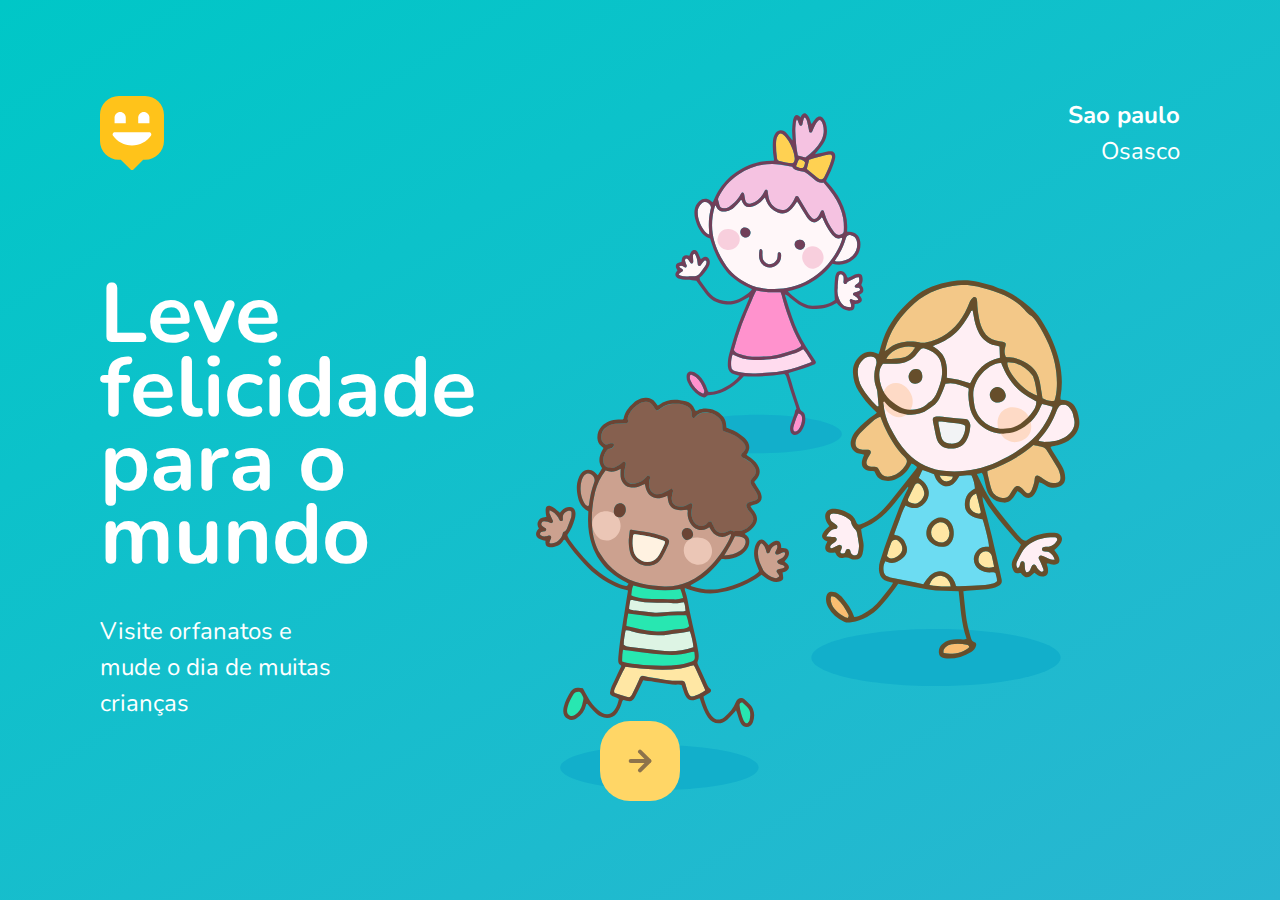
<file: index.html>
<!DOCTYPE html>
<html lang="pt_BR">
  <head>
    <meta charset="UTF-8" />
    <meta name="viewport" content="width=device-width, initial-scale=1.0" />
    <title>Happy</title>

    <link rel="icon" href="./public/img/Group 17.svg" />

    <link rel="stylesheet" href="./public/css/main.css" />
    <link rel="stylesheet" href="./public/css/animation.css" />
    <link rel="stylesheet" href="./public/css/page-landing.css" />

    <link href="https://fonts.googleapis.com/css2?family=Nunito:wght@400;600;800&display=swap" rel="stylesheet">
  </head>

  <body id="body">
    <div id="page-landing">
      <div id="container">
        <header>
          <img
          class="animete-up" 
          id="logo" 
          src="./public/img/Group 17.svg" 
          alt="Logomarca de Happy" />

          <div class="location animete-up">
            <strong>Sao paulo</strong>
            <p>Osasco</p>
          </div>
        </header>

        <main>
          <h1 class="animete-up" >Leve felicidade para o mundo</h1>

          <section class="visit">
            <p class="animete-up" >Visite orfanatos e mude o dia de muitas crianças</p>
          </section>

          <a href="orphanages.html" title="Visite orfanatos" class="animete-up" >
            <img src="./public/img/Botão.svg" alt="ir para o mapa" />
          </a>
        </main>
      </div>
    </div>
  </body>
</html>
</file>
<file: public/css/main.css>
* {
  margin: 0;
  padding: 0;
  box-sizing: border-box;
}

body {
  height: 100vh;
  color: white;
  background: #ebf2f5;
}

:root {
  font-size: 62.5%;
}

body,
input,
button,
textarea {
  font: 400 1.8rem/1 "Nunito", sans-serif;
}
</file>
<file: public/css/animation.css>
@keyframes up {
    from {
        opacity: 0;
        transform: translateY(16px);
    }
    to {
        opacity: 1;
        transform: translateY(0);
    }
}

@keyframes right {
    from {
        transform: translateX(-100%)
    }to{
        transform: translateX(0)
    }
}

@keyframes appear {
    from {
        opacity: 0;
    }to{
        opacity: 1;
    }
}
.animete-up {

    animation-name: up;
    animation-duration: 300ms;
    animation-fill-mode: backwards;
}

.animate-right {
    animation-name: right;
    animation-duration: 300ms;
}
.animate-appear {
    animation-name: appear;
    animation-duration: 300ms;
    animation-fill-mode: backwards;
}
</file>
<file: public/css/page-landing.css>
#page-landing {
  background: linear-gradient(329.54deg, #29b6d1 0%, #00c7c7 100%);

  text-align: center;
  min-height: 100vh;

  display: flex;
}

#container {
  margin: auto;
  width: min(90%, 112rem);
}

.location,
h1,
.visit p {
  height: 16vh;
}


#logo {
  animation-delay: 50ms;
}

.location {
  animation-delay: 100ms;
}

main h1 {
  animation-delay: 150ms;
  font-size: clamp(4rem, 8vw, 8.4rem);
}

.visit p {
  animation-delay: 200ms;
}

.visit a {
  width: 8rem;
  height: 8rem;
  background: #ffd666;

  border: none;
  border-radius: 3rem;

  display:flex;
  align-items:  center;
  justify-content: center;

  margin: auto;

  animation-delay: 250ms;

  transition: background 200ms;
}


.visit a:hover {
  background:#96feff;
}


@media (min-width: 760px) {

  #container {
    padding: 5rem 2rem;
    background: url("../img/Ilustra02.svg") no-repeat 80% / clamp(30rem, 54vw, 56rem);

  }

  header {
    display:flex;
    align-items: center;
    justify-content: space-between;


  }
  .location, h1, .visit p {
    height: initial;
    text-align: initial;
  }

  .location {
    text-align:right;
    font-size:  2.4rem;
    line-height: 1.5;
  }

  main h1 {
   
    font-weight: bold;
    line-height: 0.88;

    margin: clamp(10%, 9vh, 12%) 0 4rem;

    width: min(300px, 80%);
  }

  .visit {
    display: flex;
    align-items: center;
    justify-content: space-between;
  }

  .visit p {
    
    font-size: 2.4rem;
    line-height:1.5;
    width: clamp(20rem, 20vw, 30rem);
  }

  .visit a {
    margin: initial;
  }
}
</file>
